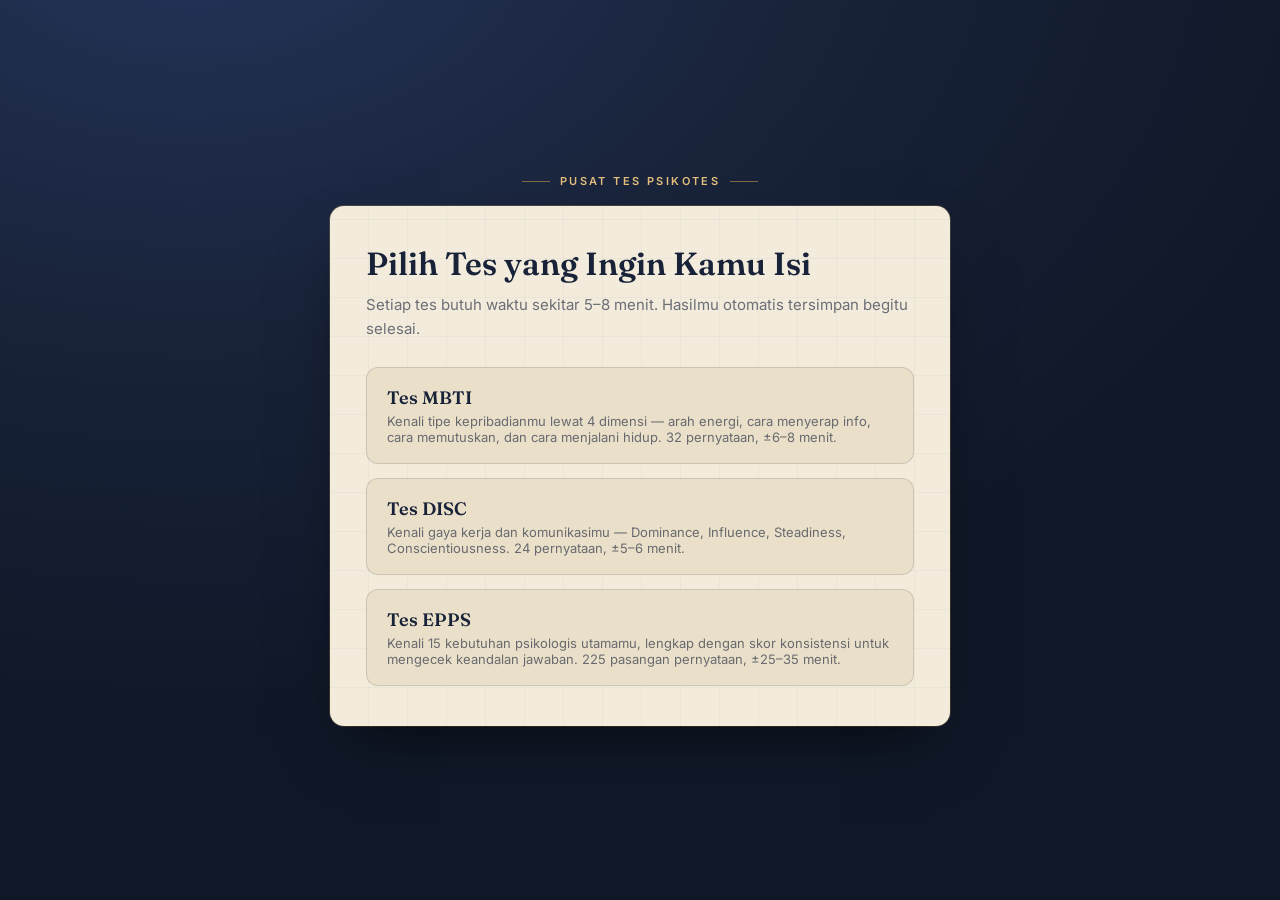
<file: index.html>
<!DOCTYPE html>
<html lang="id">
<head>
<meta charset="UTF-8">
<meta name="viewport" content="width=device-width, initial-scale=1.0">
<title>Tes Psikotes</title>
<link rel="stylesheet" href="assets/style.css">
</head>
<body>
<div class="app">
  <div class="brandline"><span class="rule"></span> PUSAT TES PSIKOTES <span class="rule"></span></div>
  <div class="card">
    <h1 class="title">Pilih Tes yang Ingin Kamu Isi</h1>
    <p class="lede">Setiap tes butuh waktu sekitar 5–8 menit. Hasilmu otomatis tersimpan begitu selesai.</p>

    <div class="menu-list">
      <a class="menu-item" href="mbti.html">
        <div class="mi-title">Tes MBTI</div>
        <div class="mi-desc">Kenali tipe kepribadianmu lewat 4 dimensi — arah energi, cara menyerap info, cara memutuskan, dan cara menjalani hidup. 32 pernyataan, ±6–8 menit.</div>
      </a>
      <a class="menu-item" href="disc.html">
        <div class="mi-title">Tes DISC</div>
        <div class="mi-desc">Kenali gaya kerja dan komunikasimu — Dominance, Influence, Steadiness, Conscientiousness. 24 pernyataan, ±5–6 menit.</div>
      </a>
      <a class="menu-item" href="epps.html">
        <div class="mi-title">Tes EPPS</div>
        <div class="mi-desc">Kenali 15 kebutuhan psikologis utamamu, lengkap dengan skor konsistensi untuk mengecek keandalan jawaban. 225 pasangan pernyataan, ±25–35 menit.</div>
      </a>
    </div>
  </div>
</div>
</body>
</html>
</file>
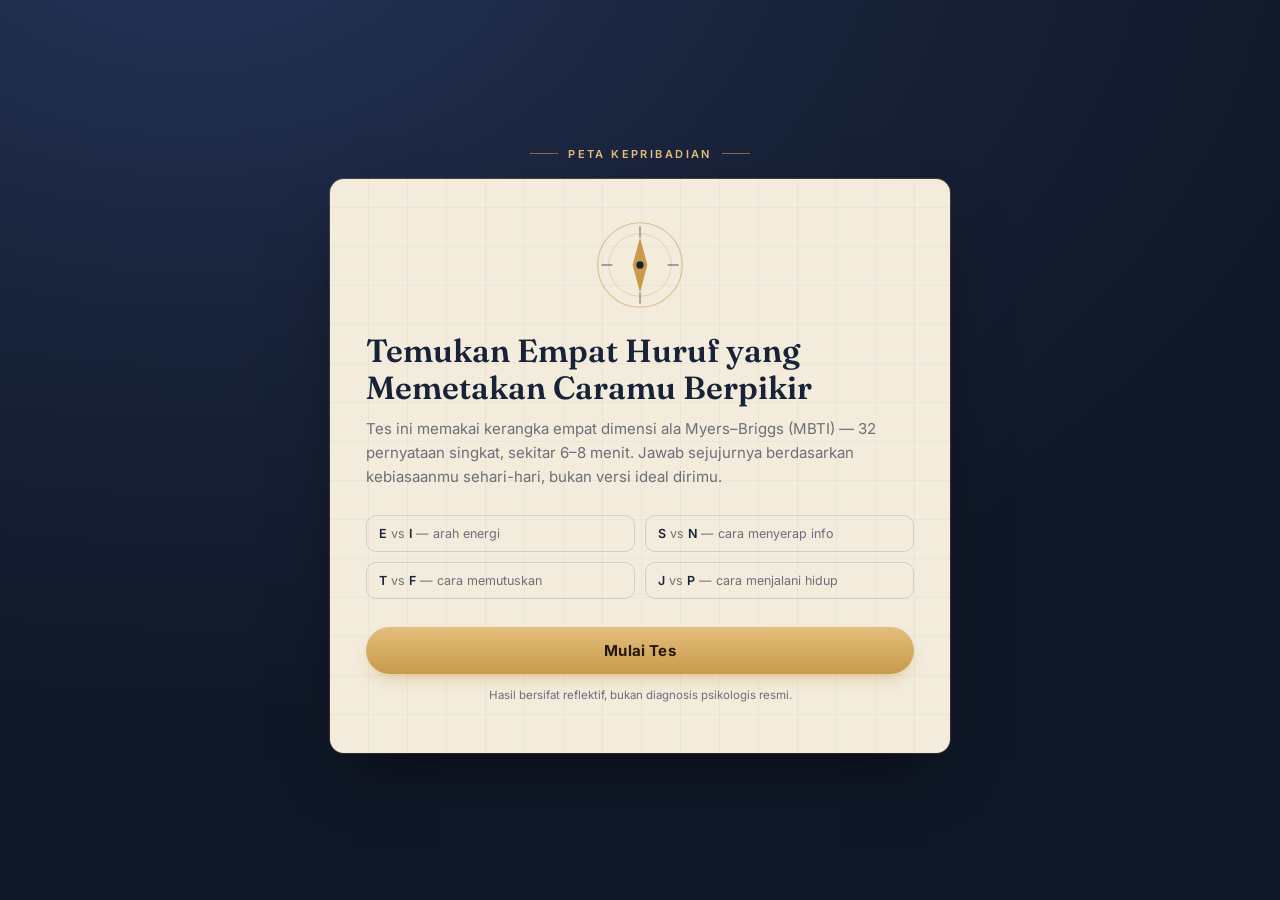
<file: INDEX.html>
<!DOCTYPE html>
<html lang="id">
<head>
<meta charset="UTF-8">
<meta name="viewport" content="width=device-width, initial-scale=1.0">
<title>Peta Kepribadian — Tes Tipe Kepribadian</title>
<style>
  @import url('https://fonts.googleapis.com/css2?family=Fraunces:opsz,wght@9..144,400;9..144,600;9..144,700&family=Inter:wght@400;500;600;700&display=swap');

  :root{
    --ink:#182238;
    --ink-2:#243252;
    --paper:#F3ECDC;
    --paper-2:#EAE0C9;
    --gold:#C89A4A;
    --gold-2:#E4BE7C;
    --line: rgba(24,34,56,0.14);
    --text-dim: rgba(24,34,56,0.62);
    --good:#5C7A5A;
    --radius: 14px;
  }
  *{box-sizing:border-box;}
  html,body{margin:0;padding:0;}
  body{
    background: radial-gradient(1200px 800px at 15% -10%, #24345A 0%, var(--ink) 55%, #101828 100%);
    color: var(--paper);
    font-family: 'Inter', system-ui, sans-serif;
    min-height:100vh;
    display:flex;
    align-items:center;
    justify-content:center;
    padding: 32px 16px;
  }
  .app{
    width:100%;
    max-width: 620px;
  }
  .brandline{
    display:flex;
    align-items:center;
    gap:10px;
    justify-content:center;
    color: var(--gold-2);
    letter-spacing: 0.22em;
    text-transform: uppercase;
    font-size: 11px;
    font-weight: 600;
    margin-bottom: 18px;
  }
  .brandline .rule{
    height:1px; width:28px; background: var(--gold);
    opacity:.6;
  }
  .card{
    background: var(--paper);
    color: var(--ink);
    border-radius: var(--radius);
    padding: 40px 36px;
    box-shadow: 0 30px 60px -20px rgba(0,0,0,0.55), 0 0 0 1px rgba(200,154,74,0.25);
    position:relative;
    overflow:hidden;
  }
  .card::before{
    content:"";
    position:absolute; inset:0;
    background:
      repeating-linear-gradient(0deg, transparent 0 38px, rgba(24,34,56,0.035) 38px 39px),
      repeating-linear-gradient(90deg, transparent 0 38px, rgba(24,34,56,0.035) 38px 39px);
    pointer-events:none;
  }
  .card > *{ position:relative; }

  h1.title{
    font-family:'Fraunces', serif;
    font-weight:600;
    font-size: 32px;
    line-height:1.15;
    margin: 0 0 10px;
  }
  p.lede{
    color: var(--text-dim);
    font-size: 15px;
    line-height:1.6;
    margin: 0 0 26px;
  }
  .compass{
    width: 92px; height: 92px;
    margin: 0 auto 22px;
    display:block;
  }
  .axis-legend{
    display:grid;
    grid-template-columns: 1fr 1fr;
    gap:10px;
    margin: 22px 0 28px;
  }
  .axis-chip{
    border:1px solid var(--line);
    border-radius:10px;
    padding: 10px 12px;
    font-size: 12.5px;
    color: var(--text-dim);
  }
  .axis-chip b{ color: var(--ink); font-weight:600; }

  button.primary{
    appearance:none;
    border:none;
    background: linear-gradient(180deg, var(--gold-2), var(--gold));
    color: #241804;
    font-family:'Inter',sans-serif;
    font-weight:700;
    font-size:15px;
    padding: 14px 22px;
    border-radius: 999px;
    cursor:pointer;
    width:100%;
    letter-spacing:0.01em;
    transition: transform .15s ease, box-shadow .15s ease;
    box-shadow: 0 8px 18px -8px rgba(200,154,74,0.7);
  }
  button.primary:hover{ transform: translateY(-1px); box-shadow: 0 12px 22px -8px rgba(200,154,74,0.8); }
  button.primary:active{ transform: translateY(0px); }
  button.primary:focus-visible{ outline: 3px solid var(--ink); outline-offset:2px; }
  button.primary:disabled{ opacity:.45; cursor:not-allowed; box-shadow:none; }

  button.ghost{
    appearance:none;
    background:none;
    border:none;
    color: var(--text-dim);
    font-family:'Inter',sans-serif;
    font-size:13px;
    cursor:pointer;
    padding:8px 4px;
    text-decoration: underline;
    text-underline-offset:3px;
  }
  button.ghost:focus-visible{ outline: 2px solid var(--ink); }

  /* progress */
  .progress-row{
    display:flex; align-items:center; gap:12px;
    margin-bottom: 26px;
  }
  .progress-track{
    flex:1; height:4px; background: var(--line); border-radius:99px; overflow:hidden;
  }
  .progress-fill{
    height:100%; background: var(--gold); width:0%;
    transition: width .35s ease;
  }
  .progress-label{
    font-size:11px; letter-spacing:0.08em; text-transform:uppercase;
    color: var(--text-dim); white-space:nowrap;
  }

  .q-axis-tag{
    display:inline-block;
    font-size:10.5px;
    letter-spacing:0.14em;
    text-transform:uppercase;
    color: var(--gold);
    background: rgba(200,154,74,0.12);
    border:1px solid rgba(200,154,74,0.4);
    padding: 4px 10px;
    border-radius:99px;
    margin-bottom:16px;
    font-weight:600;
  }
  .q-text{
    font-family:'Fraunces', serif;
    font-size: 22px;
    line-height:1.4;
    font-weight:500;
    margin: 0 0 28px;
    min-height: 84px;
  }

  .scale{
    display:flex;
    justify-content:space-between;
    gap:8px;
    margin-bottom:10px;
  }
  .scale button{
    flex:1;
    aspect-ratio:1;
    border-radius:50%;
    border: 1.5px solid var(--line);
    background: var(--paper-2);
    cursor:pointer;
    display:flex; align-items:center; justify-content:center;
    font-family:'Fraunces', serif;
    color: transparent;
    transition: all .15s ease;
    position:relative;
  }
  .scale button .dot{
    width: 10px; height:10px; border-radius:50%;
    background: var(--ink); opacity:.18;
  }
  .scale button:hover{ border-color: var(--gold); }
  .scale button.selected{
    background: var(--ink);
    border-color: var(--ink);
  }
  .scale button.selected .dot{ background: var(--gold-2); opacity:1; }
  .scale-labels{
    display:flex; justify-content:space-between;
    font-size:10.5px; color: var(--text-dim);
    margin-bottom:30px;
    letter-spacing:0.02em;
  }
  .scale-labels span:last-child{ text-align:right; }
  .scale-labels span{ max-width:80px; }

  .nav-row{
    display:flex; align-items:center; justify-content:space-between; gap:16px;
  }

  /* result */
  .result-eyebrow{
    font-size:11px; letter-spacing:0.18em; text-transform:uppercase;
    color: var(--gold); font-weight:700; margin-bottom:8px;
  }
  .type-code{
    font-family:'Fraunces', serif;
    font-weight:700;
    font-size: 58px;
    letter-spacing: 0.04em;
    margin: 0 0 2px;
    display:flex;
    gap: 2px;
  }
  .type-code span{ display:inline-block; }
  .type-name{
    font-family:'Fraunces', serif;
    font-size:20px;
    color: var(--ink-2);
    margin: 0 0 18px;
  }
  .type-desc{
    font-size:14.5px;
    line-height:1.7;
    color: var(--text-dim);
    margin-bottom: 28px;
  }
  .axis-bars{
    display:flex; flex-direction:column; gap:16px;
    margin-bottom: 30px;
  }
  .axis-bar-row{ }
  .axis-bar-top{
    display:flex; justify-content:space-between;
    font-size:11.5px; font-weight:700;
    margin-bottom:6px;
    color: var(--ink);
  }
  .axis-bar-top .lo, .axis-bar-top .hi{ width:44%; }
  .axis-bar-top .hi{ text-align:right; }
  .axis-bar-track{
    height:8px; border-radius:99px; background: var(--paper-2);
    position:relative; overflow:hidden; border:1px solid var(--line);
  }
  .axis-bar-fill{
    position:absolute; top:0; bottom:0; left:0;
    background: linear-gradient(90deg, var(--gold-2), var(--gold));
    border-radius:99px;
  }
  .axis-pct{
    font-size:10.5px; color: var(--text-dim); margin-top:4px; display:flex; justify-content:space-between;
  }

  .hidden{ display:none !important; }

  @media (max-width:480px){
    .card{ padding: 30px 22px; }
    h1.title{ font-size:26px; }
    .type-code{ font-size:44px; }
    .q-text{ font-size:19px; min-height:auto; }
    .axis-legend{ grid-template-columns: 1fr; }
  }

  @media (prefers-reduced-motion: reduce){
    *{ transition:none !important; }
  }
</style>
</head>
<body>
<div class="app">
  <div class="brandline"><span class="rule"></span> PETA KEPRIBADIAN <span class="rule"></span></div>

  <div class="card">

    <!-- INTRO -->
    <section id="screen-intro">
      <svg class="compass" viewBox="0 0 100 100" fill="none" xmlns="http://www.w3.org/2000/svg" aria-hidden="true">
        <circle cx="50" cy="50" r="46" stroke="#C89A4A" stroke-width="1.2" opacity="0.55"/>
        <circle cx="50" cy="50" r="34" stroke="#C89A4A" stroke-width="1" opacity="0.35"/>
        <path d="M50 8 L50 20 M50 80 L50 92 M8 50 L20 50 M80 50 L92 50" stroke="#182238" stroke-width="1.4" opacity="0.5"/>
        <path d="M50 20 L58 50 L50 80 L42 50 Z" fill="#C89A4A"/>
        <circle cx="50" cy="50" r="4" fill="#182238"/>
      </svg>
      <h1 class="title">Temukan Empat Huruf yang Memetakan Caramu Berpikir</h1>
      <p class="lede">Tes ini memakai kerangka empat dimensi ala Myers–Briggs (MBTI) — 32 pernyataan singkat, sekitar 6–8 menit. Jawab sejujurnya berdasarkan kebiasaanmu sehari-hari, bukan versi ideal dirimu.</p>

      <div class="axis-legend">
        <div class="axis-chip"><b>E</b> vs <b>I</b> — arah energi</div>
        <div class="axis-chip"><b>S</b> vs <b>N</b> — cara menyerap info</div>
        <div class="axis-chip"><b>T</b> vs <b>F</b> — cara memutuskan</div>
        <div class="axis-chip"><b>J</b> vs <b>P</b> — cara menjalani hidup</div>
      </div>

      <button class="primary" onclick="goToNameScreen()">Mulai Tes</button>
      <p style="font-size:11.5px;color:var(--text-dim);text-align:center;margin-top:14px;">
        Hasil bersifat reflektif, bukan diagnosis psikologis resmi.
      </p>
    </section>

    <!-- NAME -->
    <section id="screen-name" class="hidden">
      <h1 class="title">Siapa Namamu?</h1>
      <p class="lede">Nama ini dipakai untuk menyimpan hasil tesmu.</p>
      <input type="text" id="nameInput" placeholder="Tulis nama lengkap"
        style="width:100%;padding:14px 16px;border-radius:10px;border:1.5px solid var(--line);
        font-family:'Inter',sans-serif;font-size:15px;margin-bottom:20px;background:var(--paper-2);color:var(--ink);">
      <p id="nameError" style="color:#a0453a;font-size:12.5px;margin:-12px 0 16px;display:none;">Nama tidak boleh kosong.</p>
      <button class="primary" onclick="startQuiz()">Lanjut ke Soal</button>
    </section>

    <!-- QUIZ -->
    <section id="screen-quiz" class="hidden">
      <div class="progress-row">
        <div class="progress-track"><div class="progress-fill" id="progressFill"></div></div>
        <div class="progress-label" id="progressLabel">1 / 32</div>
      </div>

      <div id="axisTag" class="q-axis-tag">ARAH ENERGI</div>
      <p class="q-text" id="questionText">—</p>

      <div class="scale" id="scaleRow"></div>
      <div class="scale-labels">
        <span>Sangat tidak setuju</span>
        <span>Sangat setuju</span>
      </div>

      <div class="nav-row">
        <button class="ghost" id="backBtn" onclick="goBack()">← Sebelumnya</button>
        <button class="ghost" onclick="skipQuestion()">Lewati →</button>
      </div>
    </section>

    <!-- RESULT -->
    <section id="screen-result" class="hidden">
      <div class="result-eyebrow">Tipe kepribadianmu</div>
      <h2 class="type-code" id="typeCode"></h2>
      <p class="type-name" id="typeName"></p>
      <p class="type-desc" id="typeDesc"></p>

      <div class="axis-bars" id="axisBars"></div>

      <p id="saveStatus" style="font-size:12.5px;color:var(--text-dim);text-align:center;margin:-14px 0 20px;"></p>

      <button class="primary" onclick="restartQuiz()">Ulangi Tes</button>
    </section>

  </div>
</div>

<script>
const AXES = {
  EI: { label: 'ARAH ENERGI', lo: 'I · Introvert', hi: 'E · Extrovert' },
  SN: { label: 'CARA MENYERAP INFORMASI', lo: 'S · Sensing', hi: 'N · Intuition' },
  TF: { label: 'CARA MEMUTUSKAN', lo: 'F · Feeling', hi: 'T · Thinking' },
  JP: { label: 'CARA MENJALANI HIDUP', lo: 'P · Perceiving', hi: 'J · Judging' }
};

const QUESTIONS = [
  // E (agree -> E)
  {axis:'EI', pole:'E', text:'Saya merasa lebih bersemangat setelah menghabiskan waktu di tengah banyak orang, dibanding sendirian.'},
  {axis:'EI', pole:'E', text:'Saya suka melontarkan ide sambil berbicara, bukan memikirkannya matang-matang dulu.'},
  {axis:'EI', pole:'E', text:'Saya mudah akrab dengan orang baru di suatu acara atau pertemuan.'},
  {axis:'EI', pole:'E', text:'Saya lebih suka mengerjakan sesuatu bersama tim daripada sendirian.'},
  // I (agree -> I)
  {axis:'EI', pole:'I', text:'Saya butuh waktu menyendiri untuk memulihkan energi setelah bersosialisasi lama.'},
  {axis:'EI', pole:'I', text:'Saya lebih suka memikirkan sesuatu secara matang sebelum mengucapkannya.'},
  {axis:'EI', pole:'I', text:'Saya lebih nyaman mengobrol dengan satu-dua orang dekat daripada di keramaian.'},
  {axis:'EI', pole:'I', text:'Saya lebih produktif saat bekerja sendirian tanpa banyak gangguan.'},

  // S (agree -> S)
  {axis:'SN', pole:'S', text:'Saya lebih percaya pada fakta dan pengalaman nyata daripada firasat.'},
  {axis:'SN', pole:'S', text:'Saya lebih suka instruksi yang jelas dan rinci, langkah demi langkah.'},
  {axis:'SN', pole:'S', text:'Saya lebih memperhatikan detail konkret daripada gambaran besar.'},
  {axis:'SN', pole:'S', text:'Saya lebih suka menyelesaikan masalah dengan cara yang sudah terbukti berhasil.'},
  // N (agree -> N)
  {axis:'SN', pole:'N', text:'Saya suka membayangkan berbagai kemungkinan dan pola tersembunyi di balik sesuatu.'},
  {axis:'SN', pole:'N', text:'Saya lebih tertarik pada ide dan konsep abstrak daripada rincian teknis.'},
  {axis:'SN', pole:'N', text:'Saya sering memikirkan skenario "bagaimana jika" tentang masa depan.'},
  {axis:'SN', pole:'N', text:'Saya lebih suka mencoba cara baru daripada mengikuti metode lama.'},

  // T (agree -> T)
  {axis:'TF', pole:'T', text:'Saya mengambil keputusan berdasarkan logika dan analisis, bukan perasaan.'},
  {axis:'TF', pole:'T', text:'Saya lebih mengutamakan keadilan dan konsistensi aturan daripada situasi personal seseorang.'},
  {axis:'TF', pole:'T', text:'Saya cenderung memberi kritik langsung meski berisiko menyinggung perasaan orang.'},
  {axis:'TF', pole:'T', text:'Saya lebih fokus mencari kebenaran daripada menjaga suasana tetap nyaman.'},
  // F (agree -> F)
  {axis:'TF', pole:'F', text:'Saya mempertimbangkan perasaan orang lain sebelum mengambil keputusan.'},
  {axis:'TF', pole:'F', text:'Saya lebih suka menjaga keharmonisan kelompok daripada memenangkan perdebatan.'},
  {axis:'TF', pole:'F', text:'Saya mudah berempati dengan apa yang sedang dirasakan orang lain.'},
  {axis:'TF', pole:'F', text:'Saya cenderung memberi apresiasi dulu sebelum menyampaikan kritik.'},

  // J (agree -> J)
  {axis:'JP', pole:'J', text:'Saya suka membuat rencana matang sebelum memulai sesuatu.'},
  {axis:'JP', pole:'J', text:'Saya merasa lebih tenang ketika semuanya sudah diputuskan dan terjadwal.'},
  {axis:'JP', pole:'J', text:'Saya lebih suka menyelesaikan tugas jauh sebelum tenggat waktu.'},
  {axis:'JP', pole:'J', text:'Saya menyukai lingkungan kerja yang terstruktur dan rapi.'},
  // P (agree -> P)
  {axis:'JP', pole:'P', text:'Saya lebih suka membiarkan opsi tetap terbuka daripada terikat pada satu rencana.'},
  {axis:'JP', pole:'P', text:'Saya sering bekerja lebih baik justru saat mendekati tenggat waktu.'},
  {axis:'JP', pole:'P', text:'Saya suka berimprovisasi dan beradaptasi di tempat daripada mengikuti jadwal ketat.'},
  {axis:'JP', pole:'P', text:'Saya merasa jadwal yang terlalu kaku itu membatasi.'}
];

const TYPES = {
  INTJ:{name:'Sang Arsitek', desc:'Perencana strategis yang mandiri, suka menyusun sistem jangka panjang dan tak mudah puas dengan cara lama jika ada cara yang lebih efisien.'},
  INTP:{name:'Sang Logikawan', desc:'Pemikir analitis yang haus akan pemahaman mendalam, senang membongkar ide sampai ke akar logikanya sebelum menerimanya.'},
  ENTJ:{name:'Sang Komandan', desc:'Pemimpin tegas yang berorientasi hasil, cepat melihat peluang dan mengorganisir orang serta sumber daya untuk mencapainya.'},
  ENTP:{name:'Sang Pendebat', desc:'Pencetus ide yang gesit dan suka menantang asumsi, menikmati diskusi terbuka dan eksplorasi kemungkinan baru.'},
  INFJ:{name:'Sang Advokat', desc:'Idealis yang tenang namun teguh, punya visi jangka panjang tentang bagaimana membantu orang lain berkembang.'},
  INFP:{name:'Sang Mediator', desc:'Pribadi reflektif dengan nilai batin yang kuat, setia pada makna dan keaslian dalam setiap hal yang dikerjakan.'},
  ENFJ:{name:'Sang Protagonis', desc:'Penggerak yang hangat dan persuasif, pandai membaca kebutuhan orang lain dan menyatukan mereka menuju tujuan bersama.'},
  ENFP:{name:'Sang Kampiun', desc:'Jiwa bebas yang antusias dan penuh ide, mudah terhubung dengan orang baru dan melihat potensi di mana-mana.'},
  ISTJ:{name:'Sang Logistikus', desc:'Pribadi yang tertib dan bisa diandalkan, menjunjung tinggi tanggung jawab dan konsistensi dalam segala hal.'},
  ISFJ:{name:'Sang Pembela', desc:'Pribadi hangat dan teliti yang senang menjaga kestabilan dan kenyamanan orang-orang di sekitarnya.'},
  ESTJ:{name:'Sang Eksekutif', desc:'Pengatur yang tegas dan praktis, ahli dalam menjalankan rencana secara efisien dan menjaga semuanya tetap pada jalurnya.'},
  ESFJ:{name:'Sang Konsul', desc:'Pribadi sosial dan penuh perhatian yang senang menjaga keharmonisan kelompok serta memastikan semua orang terlibat.'},
  ISTP:{name:'Sang Virtuoso', desc:'Pemecah masalah yang praktis dan tenang, senang memahami cara kerja sesuatu langsung lewat tangan sendiri.'},
  ISFP:{name:'Sang Petualang', desc:'Pribadi lembut dan artistik yang menjalani hidup mengikuti nilai pribadinya, menghargai kebebasan berekspresi.'},
  ESTP:{name:'Sang Pengusaha', desc:'Pribadi enerjik dan spontan yang tanggap terhadap situasi nyata, senang bertindak cepat dan mengambil risiko terukur.'},
  ESFP:{name:'Sang Penghibur', desc:'Pribadi ceria dan spontan yang hidup di momen saat ini, senang membawa keceriaan pada orang-orang di sekitarnya.'}
};

// GANTI dengan URL Web App hasil Deploy dari Apps Script (Langkah 1-5 di atas)
const SCRIPT_URL = 'https://script.google.com/macros/s/AKfycbwz7SujuM5sYtSNVyDx9dvc4fyeZL98cVMhSH66Ate2bv2nYC5BGK6JNbNzbFPP69vO/exec';

let answers = new Array(QUESTIONS.length).fill(null);
let current = 0;
let respondentName = '';

function goToNameScreen(){
  document.getElementById('screen-intro').classList.add('hidden');
  document.getElementById('screen-name').classList.remove('hidden');
}

function startQuiz(){
  const nameVal = document.getElementById('nameInput').value.trim();
  if(!nameVal){
    document.getElementById('nameError').style.display = 'block';
    return;
  }
  respondentName = nameVal;
  document.getElementById('screen-name').classList.add('hidden');
  document.getElementById('screen-quiz').classList.remove('hidden');
  renderQuestion();
}

function renderQuestion(){
  const q = QUESTIONS[current];
  document.getElementById('axisTag').textContent = AXES[q.axis].label;
  document.getElementById('questionText').textContent = q.text;
  document.getElementById('progressLabel').textContent = (current+1) + ' / ' + QUESTIONS.length;
  document.getElementById('progressFill').style.width = ((current)/QUESTIONS.length*100) + '%';
  document.getElementById('backBtn').style.visibility = current === 0 ? 'hidden' : 'visible';

  const row = document.getElementById('scaleRow');
  row.innerHTML = '';
  for(let i=1;i<=5;i++){
    const btn = document.createElement('button');
    btn.type = 'button';
    btn.setAttribute('aria-label', 'Skor ' + i);
    if(answers[current] === i) btn.classList.add('selected');
    const dot = document.createElement('span');
    dot.className = 'dot';
    btn.appendChild(dot);
    btn.onclick = () => selectAnswer(i);
    row.appendChild(btn);
  }
}

function selectAnswer(value){
  answers[current] = value;
  renderQuestion();
  setTimeout(()=>{
    if(current < QUESTIONS.length - 1){
      current++;
      renderQuestion();
    } else {
      finishQuiz();
    }
  }, 180);
}

function skipQuestion(){
  if(answers[current] === null) answers[current] = 3;
  if(current < QUESTIONS.length - 1){
    current++;
    renderQuestion();
  } else {
    finishQuiz();
  }
}

function goBack(){
  if(current > 0){
    current--;
    renderQuestion();
  }
}

function finishQuiz(){
  const totals = { E:0,I:0,S:0,N:0,T:0,F:0,J:0,P:0 };
  QUESTIONS.forEach((q, idx) => {
    const val = answers[idx] === null ? 3 : answers[idx];
    totals[q.pole] += val;
  });

  const code =
    (totals.E >= totals.I ? 'E' : 'I') +
    (totals.N >= totals.S ? 'N' : 'S') +
    (totals.T >= totals.F ? 'T' : 'F') +
    (totals.J >= totals.P ? 'J' : 'P');

  showResult(code, totals);
}

function showResult(code, totals){
  document.getElementById('screen-quiz').classList.add('hidden');
  document.getElementById('screen-result').classList.remove('hidden');

  const codeEl = document.getElementById('typeCode');
  codeEl.innerHTML = '';
  code.split('').forEach((ch,i) => {
    const span = document.createElement('span');
    span.textContent = ch;
    span.style.opacity = 0;
    span.style.transform = 'translateY(8px)';
    span.style.transition = 'all .35s ease ' + (i*0.09) + 's';
    codeEl.appendChild(span);
  });
  requestAnimationFrame(()=>{
    requestAnimationFrame(()=>{
      [...codeEl.children].forEach(s => { s.style.opacity = 1; s.style.transform='translateY(0)'; });
    });
  });

  const info = TYPES[code];
  document.getElementById('typeName').textContent = info.name;
  document.getElementById('typeDesc').textContent = info.desc;

  sendToSheet(code, totals);

  const pairs = [
    ['EI','E','I'], ['SN','N','S'], ['TF','T','F'], ['JP','J','P']
  ];
  const barsEl = document.getElementById('axisBars');
  barsEl.innerHTML = '';
  pairs.forEach(([axisKey, hiPole, loPole]) => {
    const hiVal = totals[hiPole], loVal = totals[loPole];
    const pct = Math.round((hiVal / (hiVal+loVal)) * 100);
    const ax = AXES[axisKey];

    const row = document.createElement('div');
    row.className = 'axis-bar-row';
    row.innerHTML = `
      <div class="axis-bar-top"><span class="lo">${ax.lo}</span><span class="hi">${ax.hi}</span></div>
      <div class="axis-bar-track"><div class="axis-bar-fill" style="width:0%"></div></div>
      <div class="axis-pct"><span>${100-pct}%</span><span>${pct}%</span></div>
    `;
    barsEl.appendChild(row);
    const fill = row.querySelector('.axis-bar-fill');
    setTimeout(()=>{ fill.style.transition = 'width .6s ease'; fill.style.width = pct + '%'; }, 50);
  });
}

function sendToSheet(code, totals){
  const statusEl = document.getElementById('saveStatus');
  statusEl.textContent = 'Menyimpan hasil...';

  const payload = {
    nama: respondentName,
    code: code,
    totals: totals,
    answers: answers.map(a => a === null ? 3 : a)
  };

  fetch(SCRIPT_URL, {
    method: 'POST',
    mode: 'no-cors', // Apps Script tidak mengizinkan baca respons lintas origin, ini normal
    headers: { 'Content-Type': 'text/plain;charset=utf-8' },
    body: JSON.stringify(payload)
  }).then(() => {
    statusEl.textContent = '✓ Hasil tersimpan atas nama ' + respondentName;
  }).catch(() => {
    statusEl.textContent = 'Gagal menyimpan hasil. Periksa koneksi internet.';
  });
}

function restartQuiz(){
  answers = new Array(QUESTIONS.length).fill(null);
  current = 0;
  respondentName = '';
  document.getElementById('nameInput').value = '';
  document.getElementById('nameError').style.display = 'none';
  document.getElementById('saveStatus').textContent = '';
  document.getElementById('screen-result').classList.add('hidden');
  document.getElementById('screen-intro').classList.remove('hidden');
}
</script>
</body>
</html>
</file>
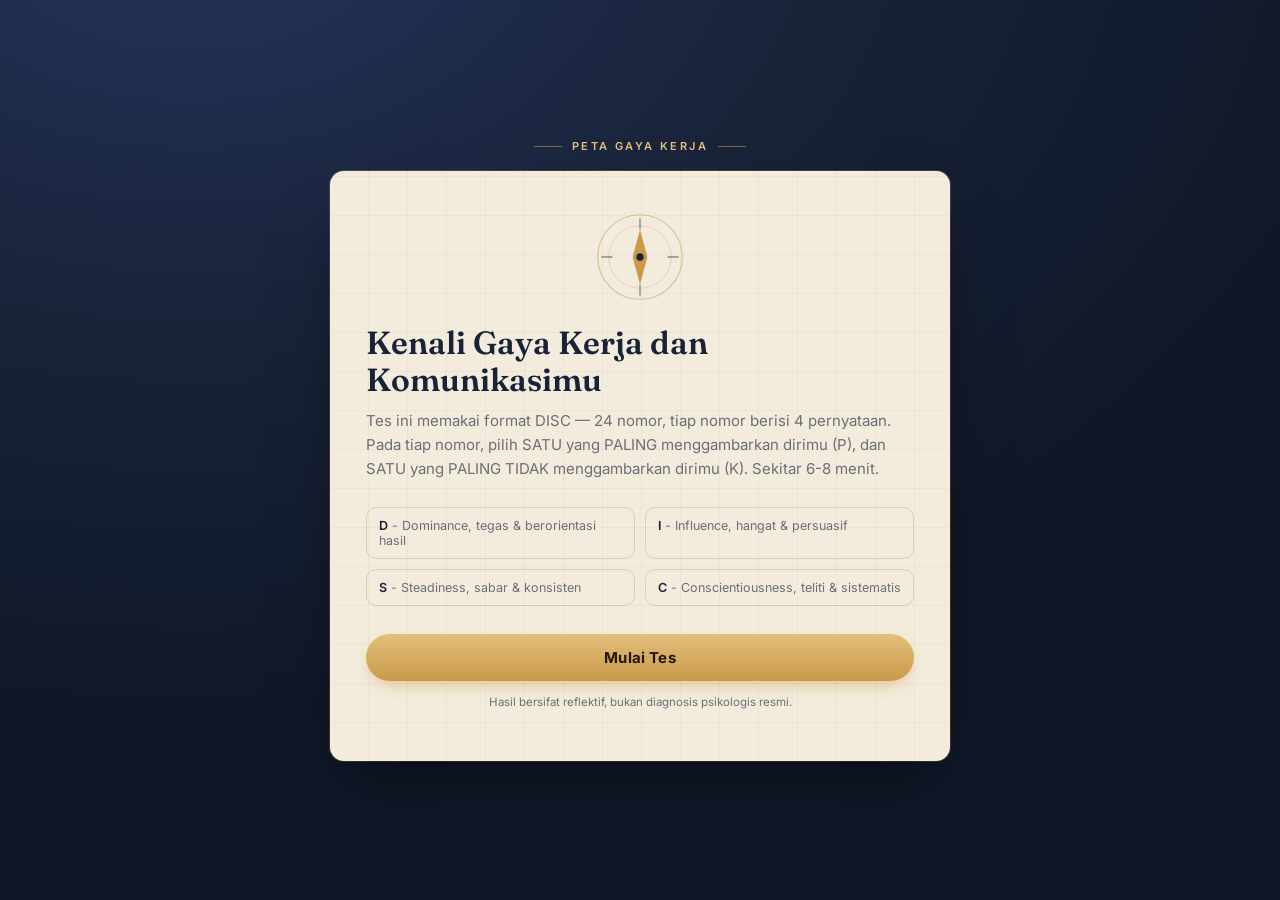
<file: disc.html>
<!DOCTYPE html>
<html lang="id">
<head>
<meta charset="UTF-8">
<meta name="viewport" content="width=device-width, initial-scale=1.0">
<title>Tes DISC — Peta Gaya Kerja</title>
<link rel="stylesheet" href="assets/style.css">
</head>
<body>
<div class="app"><div id="quiz-root"></div></div>
<script src="assets/quiz-engine.js"></script>
<script src="tests/disc-data.js"></script>
<script>
  QuizEngine.init(TEST_CONFIG, document.getElementById('quiz-root'));
</script>
</body>
</html>
</file>
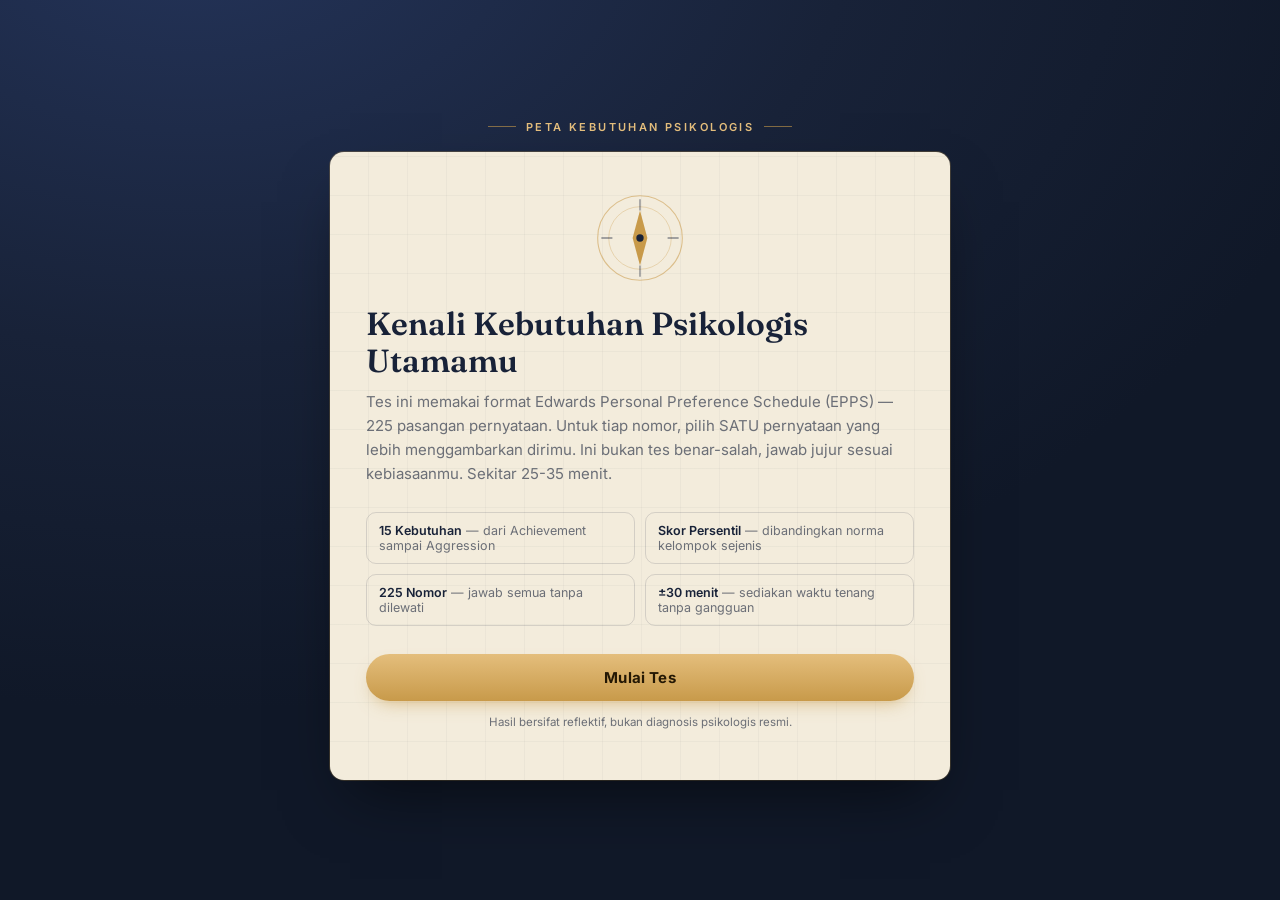
<file: epps.html>
<!DOCTYPE html>
<html lang="id">
<head>
<meta charset="UTF-8">
<meta name="viewport" content="width=device-width, initial-scale=1.0">
<title>Tes EPPS — Peta Kebutuhan Psikologis</title>
<link rel="stylesheet" href="assets/style.css">
</head>
<body>
<div class="app"><div id="quiz-root"></div></div>
<script src="assets/quiz-engine.js"></script>
<script src="tests/epps-data.js"></script>
<script>
  QuizEngine.init(TEST_CONFIG, document.getElementById('quiz-root'));
</script>
</body>
</html>
</file>
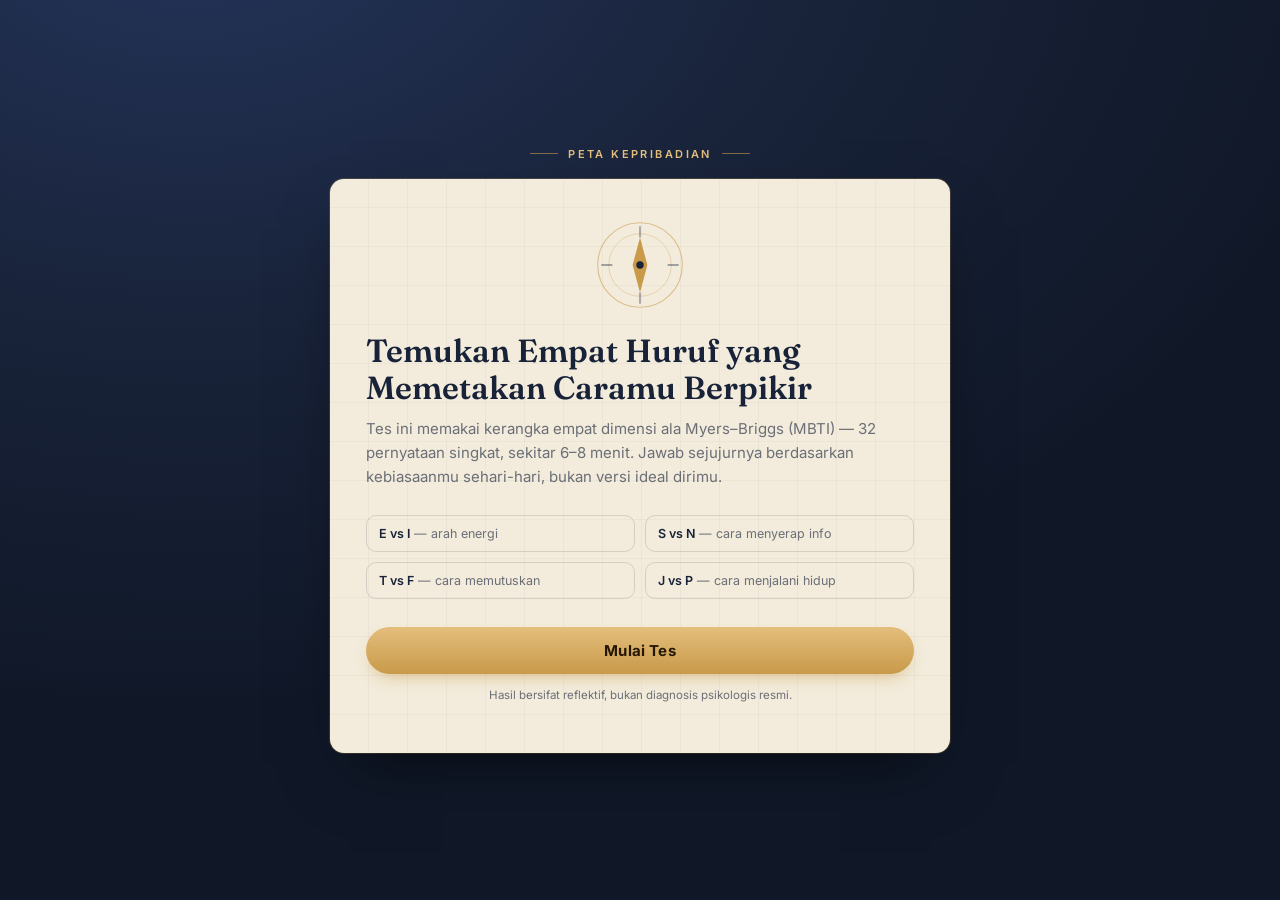
<file: mbti.html>
<!DOCTYPE html>
<html lang="id">
<head>
<meta charset="UTF-8">
<meta name="viewport" content="width=device-width, initial-scale=1.0">
<title>Tes MBTI — Peta Kepribadian</title>
<link rel="stylesheet" href="assets/style.css">
</head>
<body>
<div class="app"><div id="quiz-root"></div></div>
<script src="assets/quiz-engine.js"></script>
<script src="tests/mbti-data.js"></script>
<script>
  QuizEngine.init(TEST_CONFIG, document.getElementById('quiz-root'));
</script>
</body>
</html>
</file>
<file: assets/style.css>
@import url('https://fonts.googleapis.com/css2?family=Fraunces:opsz,wght@9..144,400;9..144,600;9..144,700&family=Inter:wght@400;500;600;700&display=swap');

:root{
  --ink:#182238;
  --ink-2:#243252;
  --paper:#F3ECDC;
  --paper-2:#EAE0C9;
  --gold:#C89A4A;
  --gold-2:#E4BE7C;
  --line: rgba(24,34,56,0.14);
  --text-dim: rgba(24,34,56,0.62);
  --good:#5C7A5A;
  --radius: 14px;
}
*{box-sizing:border-box;}
html,body{margin:0;padding:0;}
body{
  background: radial-gradient(1200px 800px at 15% -10%, #24345A 0%, var(--ink) 55%, #101828 100%);
  color: var(--paper);
  font-family: 'Inter', system-ui, sans-serif;
  min-height:100vh;
  display:flex;
  align-items:center;
  justify-content:center;
  padding: 32px 16px;
}
.app{ width:100%; max-width: 620px; margin: 0 auto; }
.brandline{
  display:flex; align-items:center; gap:10px; justify-content:center;
  color: var(--gold-2); letter-spacing: 0.22em; text-transform: uppercase;
  font-size: 11px; font-weight: 600; margin-bottom: 18px;
}
.brandline .rule{ height:1px; width:28px; background: var(--gold); opacity:.6; }
.card{
  background: var(--paper); color: var(--ink); border-radius: var(--radius);
  padding: 40px 36px;
  box-shadow: 0 30px 60px -20px rgba(0,0,0,0.55), 0 0 0 1px rgba(200,154,74,0.25);
  position:relative; overflow:hidden;
}
.card::before{
  content:""; position:absolute; inset:0;
  background:
    repeating-linear-gradient(0deg, transparent 0 38px, rgba(24,34,56,0.035) 38px 39px),
    repeating-linear-gradient(90deg, transparent 0 38px, rgba(24,34,56,0.035) 38px 39px);
  pointer-events:none;
}
.card > *{ position:relative; }

h1.title{ font-family:'Fraunces', serif; font-weight:600; font-size: 32px; line-height:1.15; margin: 0 0 10px; }
p.lede{ color: var(--text-dim); font-size: 15px; line-height:1.6; margin: 0 0 26px; }
.compass{ width: 92px; height: 92px; margin: 0 auto 22px; display:block; }
.axis-legend{ display:grid; grid-template-columns: 1fr 1fr; gap:10px; margin: 22px 0 28px; }
.axis-chip{ border:1px solid var(--line); border-radius:10px; padding: 10px 12px; font-size: 12.5px; color: var(--text-dim); }
.axis-chip b{ color: var(--ink); font-weight:600; }

button.primary{
  appearance:none; border:none;
  background: linear-gradient(180deg, var(--gold-2), var(--gold));
  color: #241804; font-family:'Inter',sans-serif; font-weight:700; font-size:15px;
  padding: 14px 22px; border-radius: 999px; cursor:pointer; width:100%;
  letter-spacing:0.01em; transition: transform .15s ease, box-shadow .15s ease;
  box-shadow: 0 8px 18px -8px rgba(200,154,74,0.7);
}
button.primary:hover{ transform: translateY(-1px); box-shadow: 0 12px 22px -8px rgba(200,154,74,0.8); }
button.primary:active{ transform: translateY(0px); }
button.primary:focus-visible{ outline: 3px solid var(--ink); outline-offset:2px; }
button.primary:disabled{ opacity:.45; cursor:not-allowed; box-shadow:none; }

button.ghost{
  appearance:none; background:none; border:none; color: var(--text-dim);
  font-family:'Inter',sans-serif; font-size:13px; cursor:pointer; padding:8px 4px;
  text-decoration: underline; text-underline-offset:3px;
}
button.ghost:focus-visible{ outline: 2px solid var(--ink); }

.progress-row{ display:flex; align-items:center; gap:12px; margin-bottom: 26px; }
.progress-track{ flex:1; height:4px; background: var(--line); border-radius:99px; overflow:hidden; }
.progress-fill{ height:100%; background: var(--gold); width:0%; transition: width .35s ease; }
.progress-label{ font-size:11px; letter-spacing:0.08em; text-transform:uppercase; color: var(--text-dim); white-space:nowrap; }

.q-axis-tag{
  display:inline-block; font-size:10.5px; letter-spacing:0.14em; text-transform:uppercase;
  color: var(--gold); background: rgba(200,154,74,0.12); border:1px solid rgba(200,154,74,0.4);
  padding: 4px 10px; border-radius:99px; margin-bottom:16px; font-weight:600;
}
.q-text{ font-family:'Fraunces', serif; font-size: 22px; line-height:1.4; font-weight:500; margin: 0 0 28px; min-height: 84px; }

.scale{ display:flex; justify-content:space-between; gap:8px; margin-bottom:10px; }
.scale button{
  flex:1; aspect-ratio:1; border-radius:50%; border: 1.5px solid var(--line);
  background: var(--paper-2); cursor:pointer; display:flex; align-items:center; justify-content:center;
  color: transparent; transition: all .15s ease; position:relative;
}
.scale button .dot{ width: 10px; height:10px; border-radius:50%; background: var(--ink); opacity:.18; }
.scale button:hover{ border-color: var(--gold); }
.scale button.selected{ background: var(--ink); border-color: var(--ink); }
.scale button.selected .dot{ background: var(--gold-2); opacity:1; }
.scale-labels{ display:flex; justify-content:space-between; font-size:10.5px; color: var(--text-dim); margin-bottom:30px; letter-spacing:0.02em; }
.scale-labels span:last-child{ text-align:right; }
.scale-labels span{ max-width:80px; }

.nav-row{ display:flex; align-items:center; justify-content:space-between; gap:16px; }

.result-eyebrow{ font-size:11px; letter-spacing:0.18em; text-transform:uppercase; color: var(--gold); font-weight:700; margin-bottom:8px; }
.type-code{ font-family:'Fraunces', serif; font-weight:700; font-size: 58px; letter-spacing: 0.04em; margin: 0 0 2px; display:flex; gap: 2px; }
.type-code span{ display:inline-block; }
.type-name{ font-family:'Fraunces', serif; font-size:20px; color: var(--ink-2); margin: 0 0 18px; }
.type-desc{ font-size:14.5px; line-height:1.7; color: var(--text-dim); margin-bottom: 28px; }

.axis-bars{ display:flex; flex-direction:column; gap:16px; margin-bottom: 30px; }
.axis-bar-top{ display:flex; justify-content:space-between; font-size:11.5px; font-weight:700; margin-bottom:6px; color: var(--ink); }
.axis-bar-top .lo, .axis-bar-top .hi{ width:44%; }
.axis-bar-top .hi{ text-align:right; }
.axis-bar-track{ height:8px; border-radius:99px; background: var(--paper-2); position:relative; overflow:hidden; border:1px solid var(--line); }
.axis-bar-fill{ position:absolute; top:0; bottom:0; left:0; background: linear-gradient(90deg, var(--gold-2), var(--gold)); border-radius:99px; }
.axis-pct{ font-size:10.5px; color: var(--text-dim); margin-top:4px; display:flex; justify-content:space-between; }
.axis-narrative{ font-size:12px; color: var(--ink-2); margin-top:6px; line-height:1.5; }

.analysis-block{ margin-bottom: 26px; }
.analysis-heading{ font-family:'Fraunces', serif; font-size: 15px; font-weight:600; color: var(--ink); margin: 0 0 10px; display:flex; align-items:center; gap:8px; }
.analysis-heading .swatch{ width:8px; height:8px; border-radius:2px; background: var(--gold); display:inline-block; transform: rotate(45deg); }
.analysis-list{ margin:0; padding:0; list-style:none; }
.analysis-list li{ font-size:13.5px; line-height:1.6; color: var(--text-dim); padding-left:18px; position:relative; margin-bottom:8px; }
.analysis-list li::before{ content:"—"; position:absolute; left:0; color: var(--gold); }
.analysis-p{ font-size:13.5px; line-height:1.7; color: var(--text-dim); margin:0; }
.divider{ height:1px; background: var(--line); margin: 24px 0; }

.hidden{ display:none !important; }

.menu-list{ display:flex; flex-direction:column; gap:14px; margin-top: 24px; }
.menu-item{
  display:block; border:1px solid var(--line); border-radius: 12px; padding: 18px 20px;
  text-decoration:none; color: var(--ink); transition: all .15s ease; background: var(--paper-2);
}
.menu-item:hover{ border-color: var(--gold); transform: translateY(-1px); }
.menu-item .mi-title{ font-family:'Fraunces', serif; font-size: 18px; font-weight:600; margin-bottom: 4px; }
.menu-item .mi-desc{ font-size: 13px; color: var(--text-dim); }

.fc-instruction{ font-size: 12.5px; color: var(--text-dim); margin-bottom: 16px; line-height: 1.6; }
.fc-list{ display:flex; flex-direction:column; gap:10px; margin-bottom: 10px; }
.fc-item{ display:flex; align-items:center; gap:10px; border:1px solid var(--line); border-radius:10px; padding:10px 12px; background: var(--paper-2); transition: border-color .15s ease; }
.fc-text{ flex:1; font-size:13.5px; color: var(--ink); line-height:1.4; }
.fc-btn{ width:36px; height:36px; border-radius:8px; border:1.5px solid var(--line); background:#fff; font-weight:700; font-size:12.5px; cursor:pointer; color: var(--text-dim); flex-shrink:0; transition: all .15s ease; }
.fc-btn:hover:not(:disabled){ border-color: var(--gold); }
.fc-btn:disabled{ opacity:.3; cursor:not-allowed; }
.fc-btn.fc-most.active{ background: var(--good); border-color: var(--good); color:#fff; }
.fc-btn.fc-least.active{ background:#a0453a; border-color:#a0453a; color:#fff; }
.fc-legend{ display:flex; gap:16px; font-size:11px; color: var(--text-dim); margin-bottom:14px; }
.fc-legend b{ color: var(--ink); }

.profile-columns{ display:grid; grid-template-columns: repeat(3,1fr); gap:10px; margin-bottom: 10px; }
.profile-col{ border:1px solid var(--line); border-radius:10px; padding:12px 10px; background: var(--paper-2); }
.profile-col-label{ font-family:'Fraunces', serif; font-size:11.5px; font-weight:600; color:var(--ink); line-height:1.25; }
.profile-col-sub{ font-size:9.5px; color:var(--text-dim); margin:2px 0 8px; line-height:1.3; }
.profile-col-primary{ font-family:'Fraunces', serif; font-size:22px; font-weight:700; color:var(--gold); line-height:1; }
.profile-col-name{ font-size:11px; color:var(--ink-2); margin:2px 0 10px; }
.mini-bars{ display:flex; flex-direction:column; gap:5px; }
.mini-bar-row{ display:flex; align-items:center; gap:5px; }
.mini-bar-label{ width:13px; font-size:9.5px; font-weight:700; color:var(--text-dim); }
.mini-bar-track{ flex:1; height:5px; background:#fff; border-radius:99px; overflow:hidden; border:1px solid var(--line); }
.mini-bar-fill{ height:100%; background:linear-gradient(90deg,var(--gold-2),var(--gold)); border-radius:99px; }
.mini-bar-val{ width:24px; text-align:right; font-size:9.5px; color:var(--text-dim); }
.profile-traits{ list-style:none; margin:10px 0 0; padding:8px 0 0; border-top:1px dashed var(--line); display:flex; flex-direction:column; gap:4px; }
.profile-traits li{ font-size:10px; line-height:1.35; color:var(--ink-2); }

.pw-list{ display:flex; flex-direction:column; gap:12px; margin-bottom:10px; }
.pw-option{
  display:flex; align-items:flex-start; gap:14px;
  text-align:left; width:100%;
  border:1.5px solid var(--line); border-radius:12px;
  background: var(--paper-2); padding:16px 18px;
  cursor:pointer; transition: all .15s ease;
  font-family:'Inter',sans-serif;
}
.pw-option:hover{ border-color: var(--gold); }
.pw-option.selected{ background: var(--ink); border-color: var(--ink); }
.pw-option.selected .pw-text{ color: var(--paper); }
.pw-option.selected .pw-letter{ background: var(--gold-2); color: var(--ink); }
.pw-letter{
  flex-shrink:0; width:28px; height:28px; border-radius:50%;
  background: var(--paper); border:1.5px solid var(--line);
  display:flex; align-items:center; justify-content:center;
  font-weight:700; font-size:13px; color: var(--ink);
}
.pw-text{ font-size:14px; line-height:1.5; color: var(--ink); padding-top:3px; }

.demo-group{ margin-bottom:20px; }
.demo-label{ font-size:12px; font-weight:700; color: var(--ink); margin:0 0 8px; text-transform:uppercase; letter-spacing:0.04em; }
.demo-options{ display:flex; gap:10px; }
.demo-btn{
  flex:1; padding:12px 14px; border-radius:10px; border:1.5px solid var(--line);
  background: var(--paper-2); color: var(--ink); font-family:'Inter',sans-serif;
  font-size:13.5px; font-weight:600; cursor:pointer; transition: all .15s ease;
}
.demo-btn:hover{ border-color: var(--gold); }
.demo-btn.selected{ background: var(--ink); border-color: var(--ink); color: var(--paper); }
@media (max-width:480px){
  .profile-columns{ grid-template-columns: 1fr; }
}

@media (max-width:480px){
  .card{ padding: 30px 22px; }
  h1.title{ font-size:26px; }
  .type-code{ font-size:44px; }
  .q-text{ font-size:19px; min-height:auto; }
  .axis-legend{ grid-template-columns: 1fr; }
}
@media (prefers-reduced-motion: reduce){ *{ transition:none !important; } }
</file>
